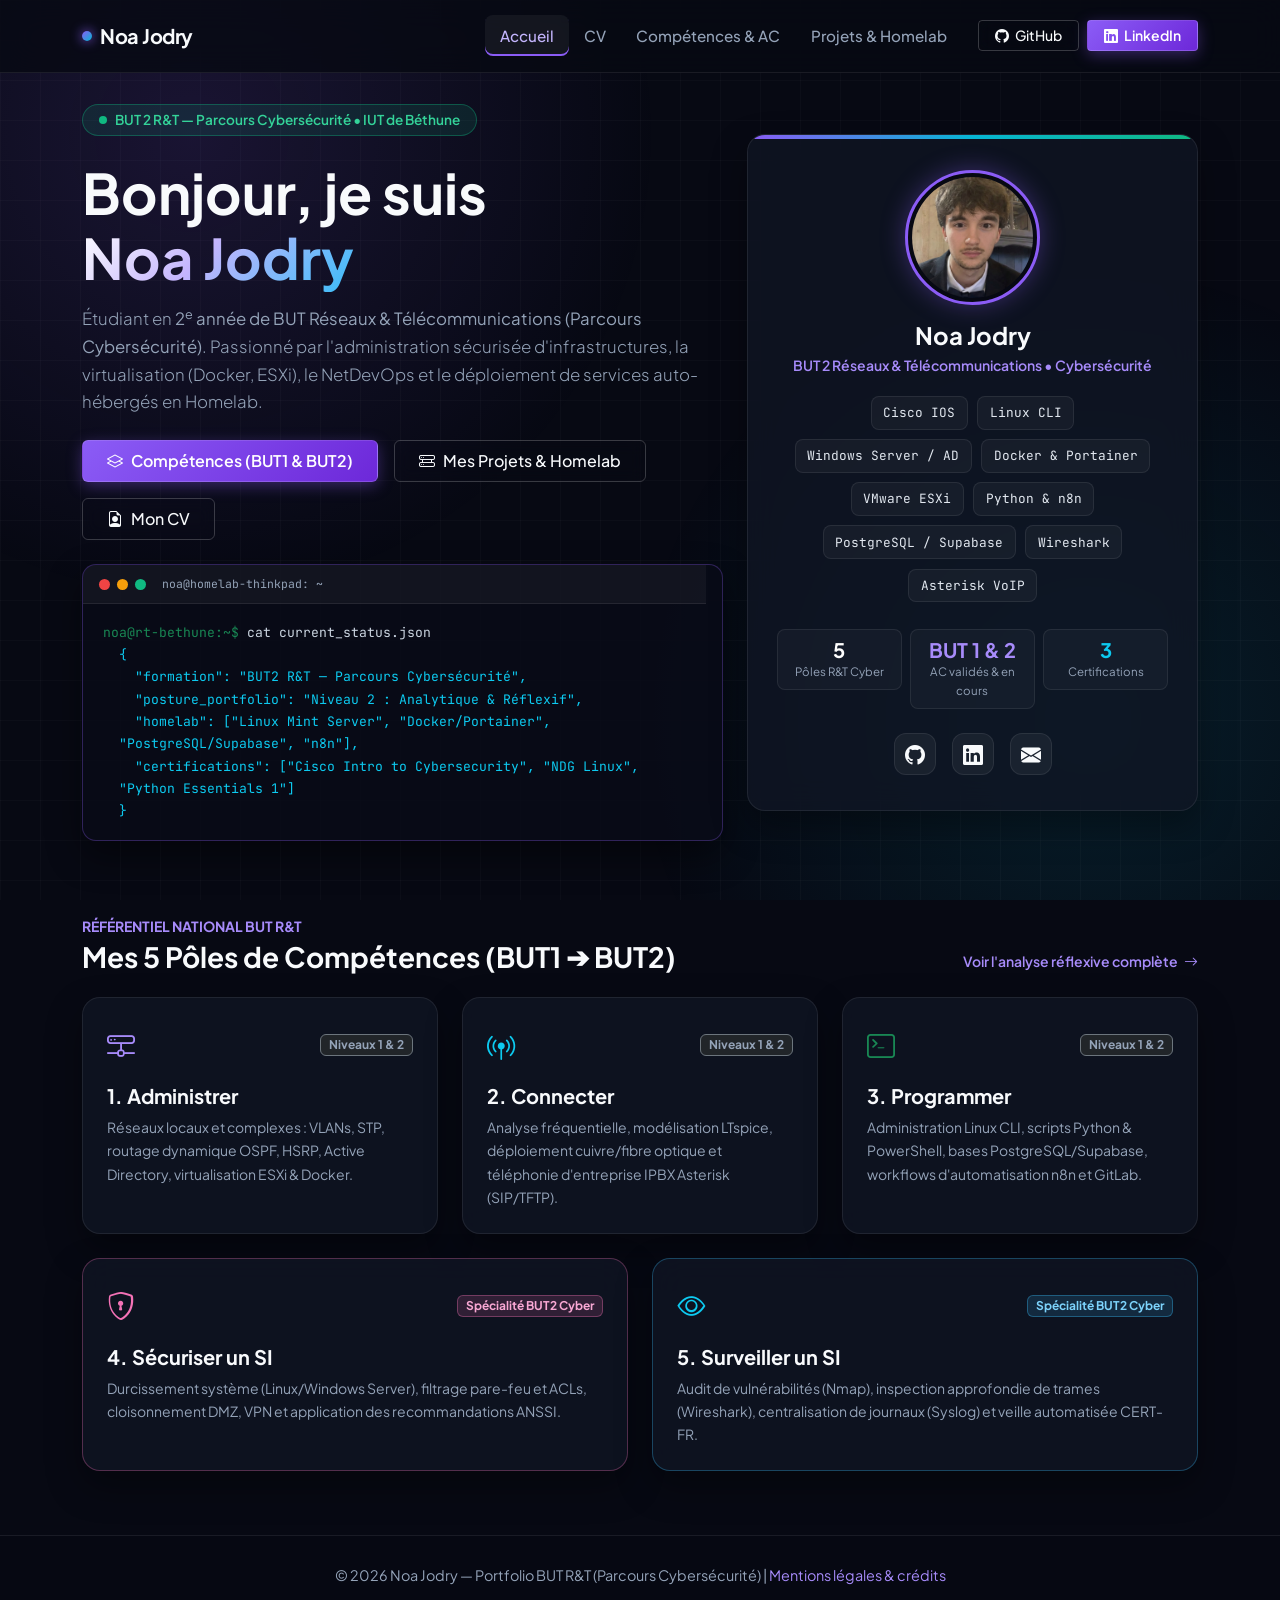
<file: index.html>
<!DOCTYPE html>
<html lang="fr">
<head>
  <meta charset="utf-8" />
  <meta name="viewport" content="width=device-width,initial-scale=1" />
  <title>Noa Jodry — Portfolio BUT R&T (Parcours Cybersécurité)</title>
  <link href="https://cdn.jsdelivr.net/npm/bootstrap@5.3.2/dist/css/bootstrap.min.css" rel="stylesheet">
  <link href="https://cdn.jsdelivr.net/npm/bootstrap-icons@1.11.3/font/bootstrap-icons.min.css" rel="stylesheet">
  <link rel="stylesheet" href="assets/css/style.css">
  <link rel="icon" type="image/png" href="assets/favicon.png">
</head>
<body>

  <nav id="mainNavbar" class="navbar navbar-expand-lg fixed-top navbar-dark">
    <div class="container">
      <a class="navbar-brand fw-bold" href="index.html">
        <span class="brand-dot"></span> Noa Jodry
      </a>
      <button class="navbar-toggler" type="button" data-bs-toggle="collapse" data-bs-target="#navCollapse">
        <span class="navbar-toggler-icon"></span>
      </button>
      <div class="collapse navbar-collapse" id="navCollapse">
        <ul class="navbar-nav ms-auto align-items-lg-center">
          <li class="nav-item"><a class="nav-link active" href="index.html">Accueil</a></li>
          <li class="nav-item"><a class="nav-link" href="cv.html">CV</a></li>
          <li class="nav-item"><a class="nav-link" href="competences.html">Compétences & AC</a></li>
          <li class="nav-item"><a class="nav-link" href="projets.html">Projets & Homelab</a></li>
          <li class="nav-item ms-lg-3 mt-2 mt-lg-0">
            <a class="btn btn-outline-light btn-sm px-3" href="https://github.com/Nowaaa7" target="_blank" rel="noopener">
              <i class="bi bi-github me-1"></i> GitHub
            </a>
          </li>
          <li class="nav-item ms-lg-2 mt-2 mt-lg-0">
            <a class="btn btn-primary btn-sm px-3" href="https://www.linkedin.com/in/noa-jodry-8a71953a7/" target="_blank" rel="noopener">
              <i class="bi bi-linkedin me-1"></i> LinkedIn
            </a>
          </li>
        </ul>
      </div>
    </div>
  </nav>

  <section class="hero d-flex align-items-center">
    <div class="container">
      <div class="row align-items-center gy-5">
        
        <!-- Colonne gauche -->
        <div class="col-lg-7 text-start reveal">
          <div class="d-inline-flex align-items-center gap-2 px-3 py-1 mb-4 rounded-pill" 
               style="background: rgba(16, 185, 129, 0.12); border: 1px solid rgba(16, 185, 129, 0.35); color: #34d399; font-size: 0.85rem; font-weight: 600;">
            <span class="status-pulse"></span>
            BUT 2 R&T — Parcours Cybersécurité • IUT de Béthune
          </div>
          
          <h1 class="display-4 fw-bold mb-3" style="line-height: 1.15;">
            Bonjour, je suis <br>
            <span class="name-gradient">Noa Jodry</span>
          </h1>
          
          <p class="lead text-muted mb-4 pe-lg-4" style="font-size: 1.05rem;">
            Étudiant en <strong>2<sup>e</sup> année de BUT Réseaux & Télécommunications (Parcours Cybersécurité)</strong>. Passionné par l'administration sécurisée d'infrastructures, la virtualisation (Docker, ESXi), le NetDevOps et le déploiement de services auto-hébergés en Homelab.
          </p>
          
          <div class="d-flex flex-wrap gap-3 mb-4">
            <a href="competences.html" class="btn btn-primary px-4 py-2">
              <i class="bi bi-layers me-2"></i>Compétences (BUT1 & BUT2)
            </a>
            <a href="projets.html" class="btn btn-outline-light px-4 py-2">
              <i class="bi bi-hdd-rack me-2"></i>Mes Projets & Homelab
            </a>
            <a href="cv.html" class="btn btn-outline-light px-4 py-2">
              <i class="bi bi-file-earmark-person me-2"></i>Mon CV
            </a>
          </div>

          <div class="terminal-window mt-4 pe-lg-3">
            <div class="terminal-header">
              <span class="term-dot term-red"></span>
              <span class="term-dot term-yellow"></span>
              <span class="term-dot term-green"></span>
              <span class="ms-2 text-muted small">noa@homelab-thinkpad: ~</span>
            </div>
            <div class="terminal-body">
              <div><span class="text-success">noa@rt-bethune:~$</span> cat current_status.json</div>
              <div class="text-info ps-3">
                {<br>
                &nbsp;&nbsp;"formation": "BUT2 R&T — Parcours Cybersécurité",<br>
                &nbsp;&nbsp;"posture_portfolio": "Niveau 2 : Analytique & Réflexif",<br>
                &nbsp;&nbsp;"homelab": ["Linux Mint Server", "Docker/Portainer", "PostgreSQL/Supabase", "n8n"],<br>
                &nbsp;&nbsp;"certifications": ["Cisco Intro to Cybersecurity", "NDG Linux", "Python Essentials 1"]<br>
                }
              </div>
            </div>
          </div>
        </div>

        <!-- Colonne droite -->
        <div class="col-lg-5 reveal delay-1">
          <div class="profile-card hover-lift">
            <img src="assets/img/profile.png" alt="Noa Jodry" class="profile-img mb-3">
            <h2 class="h4 fw-bold mb-1">Noa Jodry</h2>
            <p class="text-primary small fw-semibold mb-3">BUT 2 Réseaux & Télécommunications • Cybersécurité</p>
            
            <div class="d-flex flex-wrap justify-content-center gap-1 mb-4">
              <span class="skill-tag">Cisco IOS</span>
              <span class="skill-tag">Linux CLI</span>
              <span class="skill-tag">Windows Server / AD</span>
              <span class="skill-tag">Docker & Portainer</span>
              <span class="skill-tag">VMware ESXi</span>
              <span class="skill-tag">Python & n8n</span>
              <span class="skill-tag">PostgreSQL / Supabase</span>
              <span class="skill-tag">Wireshark</span>
              <span class="skill-tag">Asterisk VoIP</span>
            </div>

            <div class="row g-2 mb-4 text-center">
              <div class="col-4">
                <div class="p-2 rounded-3" style="background: rgba(255,255,255,0.03); border: 1px solid var(--border-glass);">
                  <div class="fw-bold text-white h5 mb-0">5</div>
                  <div class="text-muted" style="font-size: 0.72rem;">Pôles R&T Cyber</div>
                </div>
              </div>
              <div class="col-4">
                <div class="p-2 rounded-3" style="background: rgba(255,255,255,0.03); border: 1px solid var(--border-glass);">
                  <div class="fw-bold text-primary h5 mb-0">BUT 1 & 2</div>
                  <div class="text-muted" style="font-size: 0.72rem;">AC validés & en cours</div>
                </div>
              </div>
              <div class="col-4">
                <div class="p-2 rounded-3" style="background: rgba(255,255,255,0.03); border: 1px solid var(--border-glass);">
                  <div class="fw-bold text-info h5 mb-0">3</div>
                  <div class="text-muted" style="font-size: 0.72rem;">Certifications</div>
                </div>
              </div>
            </div>

            <div class="d-flex justify-content-center gap-3">
              <a class="social-btn" href="https://github.com/Nowaaa7" target="_blank" rel="noopener" title="GitHub">
                <i class="bi bi-github fs-5"></i>
              </a>
              <a class="social-btn" href="https://www.linkedin.com/in/noa-jodry-8a71953a7/" target="_blank" rel="noopener" title="LinkedIn">
                <i class="bi bi-linkedin fs-5"></i>
              </a>
              <a class="social-btn" href="mailto:noajodry7@gmail.com" title="Email">
                <i class="bi bi-envelope-fill fs-5"></i>
              </a>
            </div>
          </div>
        </div>

      </div>

      <!-- 5 Pôles R&T -->
      <div class="mt-5 pt-4 reveal delay-2">
        <div class="d-flex flex-wrap justify-content-between align-items-end mb-4">
          <div>
            <span class="text-primary small fw-bold text-uppercase">Référentiel National BUT R&T</span>
            <h2 class="h3 fw-bold mb-0">Mes 5 Pôles de Compétences (BUT1 ➔ BUT2)</h2>
          </div>
          <a href="competences.html" class="text-primary text-decoration-none small fw-semibold">
            Voir l'analyse réflexive complète <i class="bi bi-arrow-right ms-1"></i>
          </a>
        </div>

        <div class="row g-4">
          <div class="col-md-6 col-lg-4">
            <div class="glass-card p-4 h-100 hover-lift text-start">
              <div class="d-flex justify-content-between align-items-center mb-3">
                <div class="text-primary fs-3"><i class="bi bi-hdd-network"></i></div>
                <span class="badge bg-dark border border-secondary text-muted">Niveaux 1 & 2</span>
              </div>
              <h3 class="h5 fw-bold">1. Administrer</h3>
              <p class="text-muted small mb-0">Réseaux locaux et complexes : VLANs, STP, routage dynamique OSPF, HSRP, Active Directory, virtualisation ESXi & Docker.</p>
            </div>
          </div>
          <div class="col-md-6 col-lg-4">
            <div class="glass-card p-4 h-100 hover-lift text-start">
              <div class="d-flex justify-content-between align-items-center mb-3">
                <div class="text-info fs-3"><i class="bi bi-broadcast-pin"></i></div>
                <span class="badge bg-dark border border-secondary text-muted">Niveaux 1 & 2</span>
              </div>
              <h3 class="h5 fw-bold">2. Connecter</h3>
              <p class="text-muted small mb-0">Analyse fréquentielle, modélisation LTspice, déploiement cuivre/fibre optique et téléphonie d'entreprise IPBX Asterisk (SIP/TFTP).</p>
            </div>
          </div>
          <div class="col-md-6 col-lg-4">
            <div class="glass-card p-4 h-100 hover-lift text-start">
              <div class="d-flex justify-content-between align-items-center mb-3">
                <div class="text-success fs-3"><i class="bi bi-terminal"></i></div>
                <span class="badge bg-dark border border-secondary text-muted">Niveaux 1 & 2</span>
              </div>
              <h3 class="h5 fw-bold">3. Programmer</h3>
              <p class="text-muted small mb-0">Administration Linux CLI, scripts Python & PowerShell, bases PostgreSQL/Supabase, workflows d'automatisation n8n et GitLab.</p>
            </div>
          </div>
          <div class="col-md-6 col-lg-6">
            <div class="glass-card p-4 h-100 hover-lift text-start" style="border-color: rgba(244, 114, 182, 0.3);">
              <div class="d-flex justify-content-between align-items-center mb-3">
                <div class="fs-3" style="color: #f472b6;"><i class="bi bi-shield-lock"></i></div>
                <span class="badge" style="background: rgba(244, 114, 182, 0.15); color: #f9a8d4; border: 1px solid rgba(244, 114, 182, 0.35);">Spécialité BUT2 Cyber</span>
              </div>
              <h3 class="h5 fw-bold">4. Sécuriser un SI</h3>
              <p class="text-muted small mb-0">Durcissement système (Linux/Windows Server), filtrage pare-feu et ACLs, cloisonnement DMZ, VPN et application des recommandations ANSSI.</p>
            </div>
          </div>
          <div class="col-md-12 col-lg-6">
            <div class="glass-card p-4 h-100 hover-lift text-start" style="border-color: rgba(56, 189, 248, 0.3);">
              <div class="d-flex justify-content-between align-items-center mb-3">
                <div class="text-info fs-3"><i class="bi bi-eye"></i></div>
                <span class="badge" style="background: rgba(56, 189, 248, 0.15); color: #7dd3fc; border: 1px solid rgba(56, 189, 248, 0.35);">Spécialité BUT2 Cyber</span>
              </div>
              <h3 class="h5 fw-bold">5. Surveiller un SI</h3>
              <p class="text-muted small mb-0">Audit de vulnérabilités (Nmap), inspection approfondie de trames (Wireshark), centralisation de journaux (Syslog) et veille automatisée CERT-FR.</p>
            </div>
          </div>
        </div>
      </div>

    </div>
  </section>

  <footer class="site-footer text-center">
    <div class="container">
      <p class="mb-0 text-muted">© <span id="year"></span> Noa Jodry — Portfolio BUT R&T (Parcours Cybersécurité) | <a href="mentions_legales.html">Mentions légales & crédits</a></p>
    </div>
  </footer>

  <button id="backToTop" title="Remonter en haut"><i class="bi bi-arrow-up"></i></button>

  <script src="https://cdn.jsdelivr.net/npm/bootstrap@5.3.2/dist/js/bootstrap.bundle.min.js"></script>
  <script src="assets/js/main.js"></script>
</body>
</html>
</file>
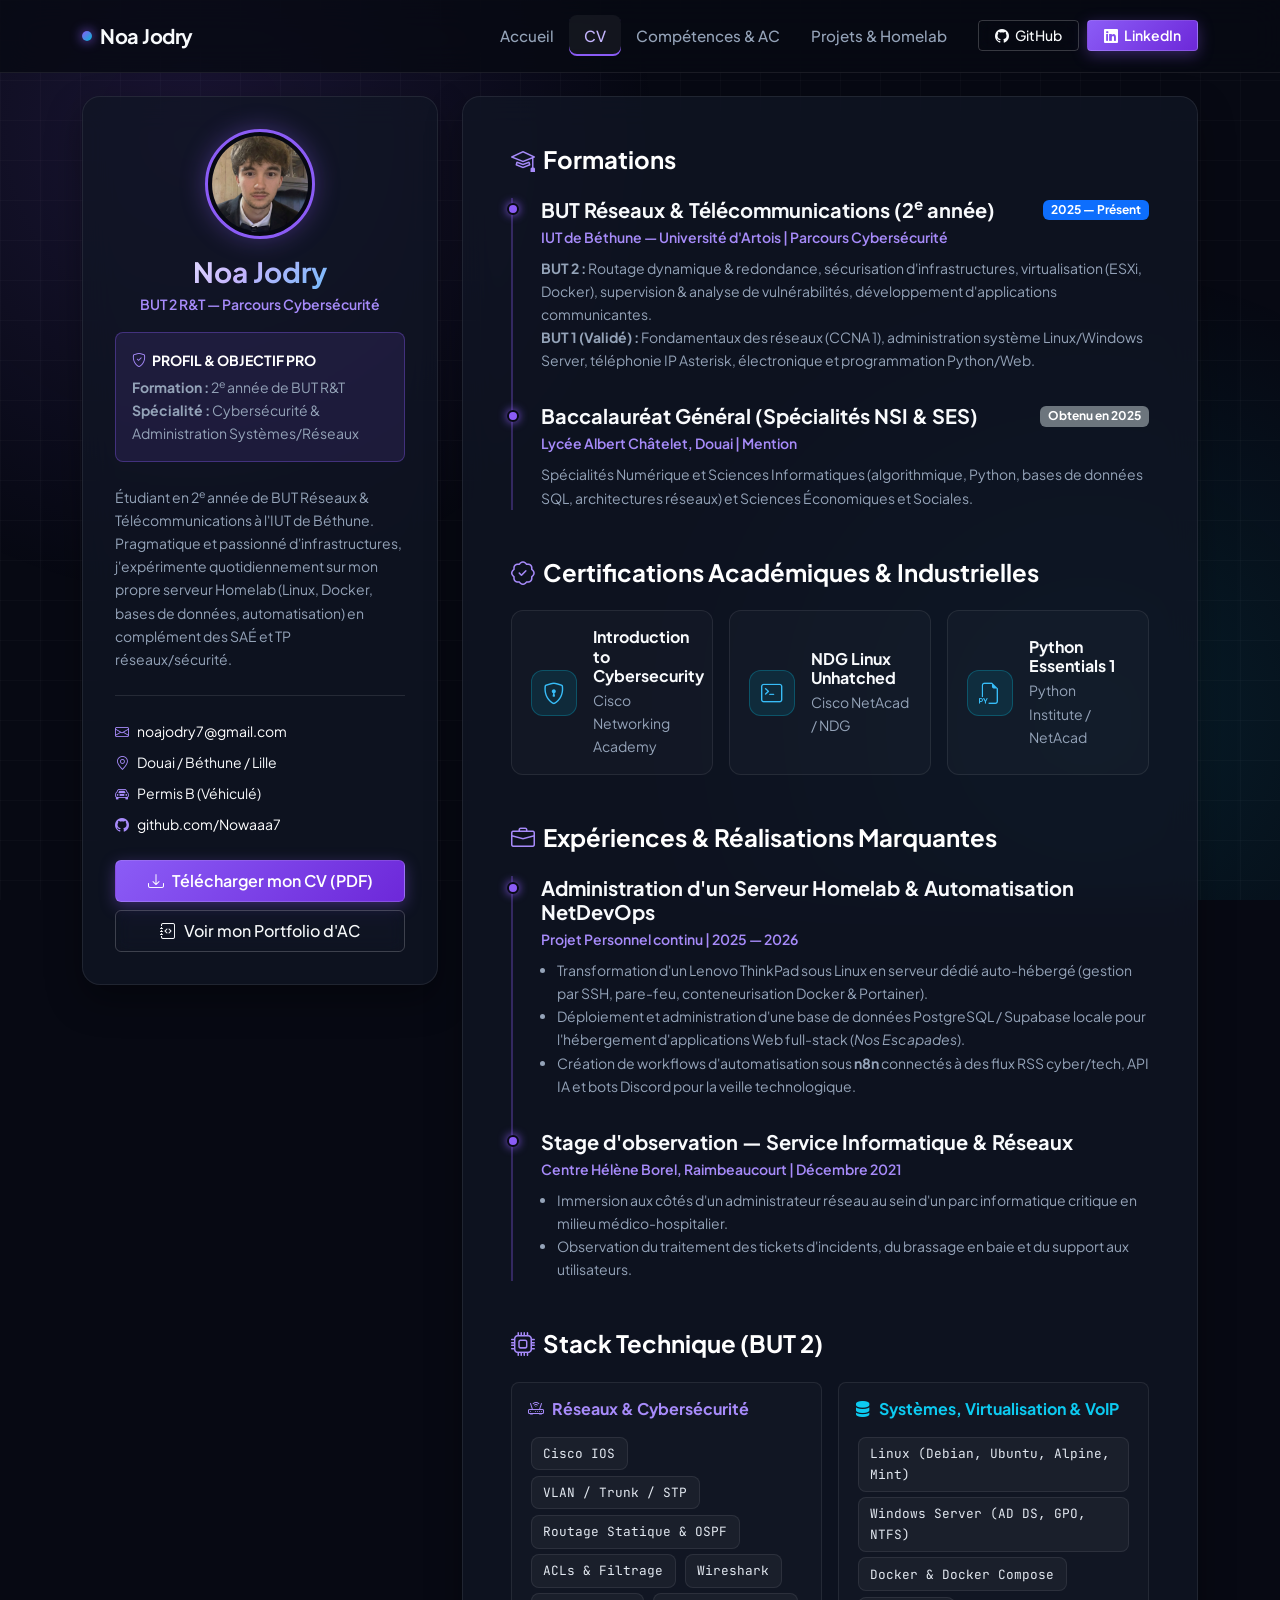
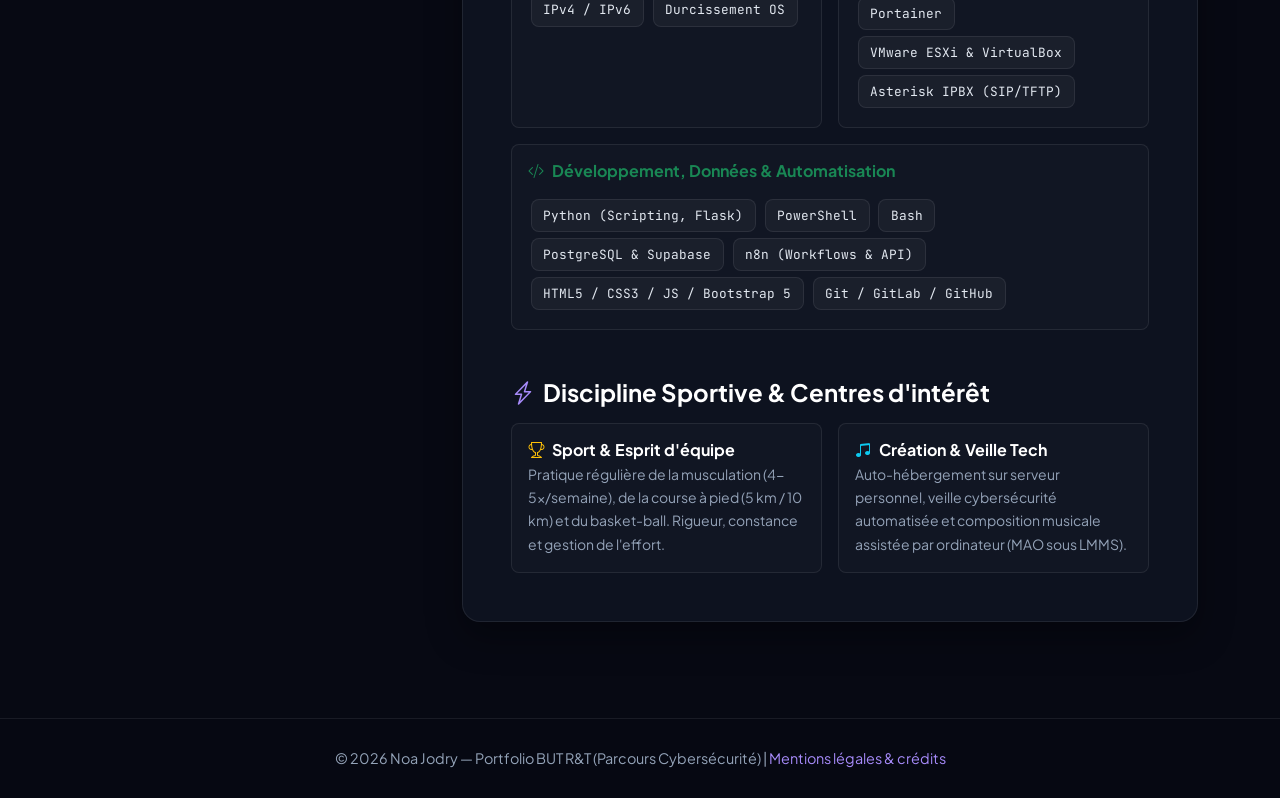
<file: cv.html>
<!DOCTYPE html>
<html lang="fr">
<head>
  <meta charset="utf-8">
  <meta name="viewport" content="width=device-width,initial-scale=1">
  <title>Noa Jodry — Mon CV (BUT 2 R&T Cybersécurité)</title>
  <link href="https://cdn.jsdelivr.net/npm/bootstrap@5.3.2/dist/css/bootstrap.min.css" rel="stylesheet">
  <link href="https://cdn.jsdelivr.net/npm/bootstrap-icons@1.11.3/font/bootstrap-icons.min.css" rel="stylesheet">
  <link rel="stylesheet" href="assets/css/style.css">
  <link rel="icon" type="image/png" href="assets/favicon.png">
</head>
<body>

  <nav id="mainNavbar" class="navbar navbar-expand-lg fixed-top navbar-dark">
    <div class="container">
      <a class="navbar-brand fw-bold" href="index.html">
        <span class="brand-dot"></span> Noa Jodry
      </a>
      <button class="navbar-toggler" type="button" data-bs-toggle="collapse" data-bs-target="#navCollapse">
        <span class="navbar-toggler-icon"></span>
      </button>
      <div class="collapse navbar-collapse" id="navCollapse">
        <ul class="navbar-nav ms-auto align-items-lg-center">
          <li class="nav-item"><a class="nav-link" href="index.html">Accueil</a></li>
          <li class="nav-item"><a class="nav-link active" href="cv.html">CV</a></li>
          <li class="nav-item"><a class="nav-link" href="competences.html">Compétences & AC</a></li>
          <li class="nav-item"><a class="nav-link" href="projets.html">Projets & Homelab</a></li>
          <li class="nav-item ms-lg-3 mt-2 mt-lg-0">
            <a class="btn btn-outline-light btn-sm px-3" href="https://github.com/Nowaaa7" target="_blank" rel="noopener">
              <i class="bi bi-github me-1"></i> GitHub
            </a>
          </li>
          <li class="nav-item ms-lg-2 mt-2 mt-lg-0">
            <a class="btn btn-primary btn-sm px-3" href="https://www.linkedin.com/in/noa-jodry-8a71953a7/" target="_blank" rel="noopener">
              <i class="bi bi-linkedin me-1"></i> LinkedIn
            </a>
          </li>
        </ul>
      </div>
    </div>
  </nav>

  <main class="container py-5 mt-5">
    <div class="row g-4">
      <!-- Colonne Latérale -->
      <div class="col-lg-4 reveal">
        <div class="sticky-card">
          <div class="text-center mb-3">
            <img src="assets/img/profile.png" alt="Noa Jodry" class="profile-img mb-3" style="width: 110px; height: 110px;">
            <h1 class="h3 fw-bold name-gradient mb-1">Noa Jodry</h1>
            <p class="text-primary small fw-semibold mb-0">BUT 2 R&T — Parcours Cybersécurité</p>
          </div>

          <div class="p-3 rounded-3 mb-4" style="background: rgba(139, 92, 246, 0.12); border: 1px solid rgba(139, 92, 246, 0.35);">
            <p class="mb-1 fw-bold text-white small"><i class="bi bi-shield-check text-primary me-1"></i> PROFIL & OBJECTIF PRO</p>
            <p class="mb-0 small text-muted">
              <strong>Formation :</strong> 2<sup>e</sup> année de BUT R&T<br>
              <strong>Spécialité :</strong> Cybersécurité & Administration Systèmes/Réseaux
            </p>
          </div>

          <p class="text-muted small">
            Étudiant en 2<sup>e</sup> année de BUT Réseaux & Télécommunications à l'IUT de Béthune. Pragmatique et passionné d'infrastructures, j'expérimente quotidiennement sur mon propre serveur Homelab (Linux, Docker, bases de données, automatisation) en complément des SAÉ et TP réseaux/sécurité.
          </p>

          <hr class="border-secondary my-4">

          <ul class="list-unstyled small mb-4">
            <li class="mb-2 d-flex align-items-center gap-2">
              <i class="bi bi-envelope text-primary"></i>
              <a href="mailto:noajodry7@gmail.com" class="text-white text-decoration-none">noajodry7@gmail.com</a>
            </li>
            <li class="mb-2 d-flex align-items-center gap-2">
              <i class="bi bi-geo-alt text-primary"></i>
              <span>Douai / Béthune / Lille</span>
            </li>
            <li class="mb-2 d-flex align-items-center gap-2">
              <i class="bi bi-car-front text-primary"></i>
              <span>Permis B (Véhiculé)</span>
            </li>
            <li class="mb-2 d-flex align-items-center gap-2">
              <i class="bi bi-github text-primary"></i>
              <a href="https://github.com/Nowaaa7" target="_blank" rel="noopener" class="text-white text-decoration-none">github.com/Nowaaa7</a>
            </li>
          </ul>

          <div class="d-grid gap-2">
            <a href="assets/CV_Noa_Jodry_2026.pdf" class="btn btn-primary py-2" download="CV_Noa_Jodry_2026.pdf">
              <i class="bi bi-download me-2"></i>Télécharger mon CV (PDF)
            </a>
            <a href="competences.html" class="btn btn-outline-light py-2">
              <i class="bi bi-journal-code me-2"></i>Voir mon Portfolio d'AC
            </a>
          </div>
        </div>
      </div>

      <!-- Contenu Principal du CV -->
      <div class="col-lg-8 reveal delay-1">
        <div class="card p-4 p-md-5">
          
          <!-- Formations -->
          <h2 class="h4 fw-bold text-white d-flex align-items-center gap-2 mb-4">
            <i class="bi bi-mortarboard text-primary"></i> Formations
          </h2>
          <div class="timeline mb-5">
            <div class="timeline-item">
              <div class="d-flex flex-wrap justify-content-between align-items-center mb-1">
                <h3 class="h5 fw-bold mb-0">BUT Réseaux & Télécommunications (2<sup>e</sup> année)</h3>
                <span class="badge bg-primary">2025 — Présent</span>
              </div>
              <p class="text-primary small fw-semibold mb-2">IUT de Béthune — Université d'Artois | Parcours Cybersécurité</p>
              <p class="text-muted small mb-0">
                <strong>BUT 2 :</strong> Routage dynamique & redondance, sécurisation d'infrastructures, virtualisation (ESXi, Docker), supervision & analyse de vulnérabilités, développement d'applications communicantes.<br>
                <strong>BUT 1 (Validé) :</strong> Fondamentaux des réseaux (CCNA 1), administration système Linux/Windows Server, téléphonie IP Asterisk, électronique et programmation Python/Web.
              </p>
            </div>
            <div class="timeline-item">
              <div class="d-flex flex-wrap justify-content-between align-items-center mb-1">
                <h3 class="h5 fw-bold mb-0">Baccalauréat Général (Spécialités NSI & SES)</h3>
                <span class="badge bg-secondary">Obtenu en 2025</span>
              </div>
              <p class="text-primary small fw-semibold mb-2">Lycée Albert Châtelet, Douai | Mention</p>
              <p class="text-muted small mb-0">Spécialités Numérique et Sciences Informatiques (algorithmique, Python, bases de données SQL, architectures réseaux) et Sciences Économiques et Sociales.</p>
            </div>
          </div>

          <!-- Certifications -->
          <h2 class="h4 fw-bold text-white d-flex align-items-center gap-2 mb-4">
            <i class="bi bi-patch-check text-primary"></i> Certifications Académiques & Industrielles
          </h2>
          <div class="row g-3 mb-5">
            <div class="col-md-4">
              <div class="cert-card h-100">
                <div class="cert-icon"><i class="bi bi-shield-lock"></i></div>
                <div>
                  <h4 class="h6 fw-bold mb-1">Introduction to Cybersecurity</h4>
                  <p class="text-muted small mb-0">Cisco Networking Academy</p>
                </div>
              </div>
            </div>
            <div class="col-md-4">
              <div class="cert-card h-100">
                <div class="cert-icon"><i class="bi bi-terminal"></i></div>
                <div>
                  <h4 class="h6 fw-bold mb-1">NDG Linux Unhatched</h4>
                  <p class="text-muted small mb-0">Cisco NetAcad / NDG</p>
                </div>
              </div>
            </div>
            <div class="col-md-4">
              <div class="cert-card h-100">
                <div class="cert-icon"><i class="bi bi-filetype-py"></i></div>
                <div>
                  <h4 class="h6 fw-bold mb-1">Python Essentials 1</h4>
                  <p class="text-muted small mb-0">Python Institute / NetAcad</p>
                </div>
              </div>
            </div>
          </div>

          <!-- Expériences & Projets Techniques -->
          <h2 class="h4 fw-bold text-white d-flex align-items-center gap-2 mb-4">
            <i class="bi bi-briefcase text-primary"></i> Expériences & Réalisations Marquantes
          </h2>
          <div class="timeline mb-5">
            <div class="timeline-item">
              <h3 class="h5 fw-bold mb-1">Administration d'un Serveur Homelab & Automatisation NetDevOps</h3>
              <p class="text-primary small fw-semibold mb-2">Projet Personnel continu | 2025 — 2026</p>
              <ul class="text-muted small mb-0 ps-3">
                <li>Transformation d'un Lenovo ThinkPad sous Linux en serveur dédié auto-hébergé (gestion par SSH, pare-feu, conteneurisation Docker & Portainer).</li>
                <li>Déploiement et administration d'une base de données PostgreSQL / Supabase locale pour l'hébergement d'applications Web full-stack (<em>Nos Escapades</em>).</li>
                <li>Création de workflows d'automatisation sous <strong>n8n</strong> connectés à des flux RSS cyber/tech, API IA et bots Discord pour la veille technologique.</li>
              </ul>
            </div>
            <div class="timeline-item">
              <h3 class="h5 fw-bold mb-1">Stage d'observation — Service Informatique & Réseaux</h3>
              <p class="text-primary small fw-semibold mb-2">Centre Hélène Borel, Raimbeaucourt | Décembre 2021</p>
              <ul class="text-muted small mb-0 ps-3">
                <li>Immersion aux côtés d'un administrateur réseau au sein d'un parc informatique critique en milieu médico-hospitalier.</li>
                <li>Observation du traitement des tickets d'incidents, du brassage en baie et du support aux utilisateurs.</li>
              </ul>
            </div>
          </div>

          <!-- Compétences Techniques -->
          <h2 class="h4 fw-bold text-white d-flex align-items-center gap-2 mb-4">
            <i class="bi bi-cpu text-primary"></i> Stack Technique (BUT 2)
          </h2>
          <div class="row g-3">
            <div class="col-md-6">
              <div class="p-3 rounded-3 h-100" style="background: rgba(255,255,255,0.02); border: 1px solid var(--border-glass);">
                <h4 class="h6 fw-bold text-primary mb-3"><i class="bi bi-router me-2"></i>Réseaux & Cybersécurité</h4>
                <div>
                  <span class="skill-tag">Cisco IOS</span>
                  <span class="skill-tag">VLAN / Trunk / STP</span>
                  <span class="skill-tag">Routage Statique & OSPF</span>
                  <span class="skill-tag">ACLs & Filtrage</span>
                  <span class="skill-tag">Wireshark</span>
                  <span class="skill-tag">IPv4 / IPv6</span>
                  <span class="skill-tag">Durcissement OS</span>
                </div>
              </div>
            </div>
            <div class="col-md-6">
              <div class="p-3 rounded-3 h-100" style="background: rgba(255,255,255,0.02); border: 1px solid var(--border-glass);">
                <h4 class="h6 fw-bold text-info mb-3"><i class="bi bi-server me-2"></i>Systèmes, Virtualisation & VoIP</h4>
                <div>
                  <span class="skill-tag">Linux (Debian, Ubuntu, Alpine, Mint)</span>
                  <span class="skill-tag">Windows Server (AD DS, GPO, NTFS)</span>
                  <span class="skill-tag">Docker & Docker Compose</span>
                  <span class="skill-tag">Portainer</span>
                  <span class="skill-tag">VMware ESXi & VirtualBox</span>
                  <span class="skill-tag">Asterisk IPBX (SIP/TFTP)</span>
                </div>
              </div>
            </div>
            <div class="col-12">
              <div class="p-3 rounded-3" style="background: rgba(255,255,255,0.02); border: 1px solid var(--border-glass);">
                <h4 class="h6 fw-bold text-success mb-3"><i class="bi bi-code-slash me-2"></i>Développement, Données & Automatisation</h4>
                <div>
                  <span class="skill-tag">Python (Scripting, Flask)</span>
                  <span class="skill-tag">PowerShell</span>
                  <span class="skill-tag">Bash</span>
                  <span class="skill-tag">PostgreSQL & Supabase</span>
                  <span class="skill-tag">n8n (Workflows & API)</span>
                  <span class="skill-tag">HTML5 / CSS3 / JS / Bootstrap 5</span>
                  <span class="skill-tag">Git / GitLab / GitHub</span>
                </div>
              </div>
            </div>
          </div>

          <!-- Disciplines & Centres d'intérêt -->
          <h2 class="h4 fw-bold text-white d-flex align-items-center gap-2 mb-3 mt-5">
            <i class="bi bi-lightning-charge text-primary"></i> Discipline Sportive & Centres d'intérêt
          </h2>
          <div class="row g-3">
            <div class="col-md-6">
              <div class="p-3 rounded-3 h-100" style="background: rgba(255,255,255,0.02); border: 1px solid var(--border-glass);">
                <h4 class="h6 fw-bold text-white mb-1"><i class="bi bi-trophy text-warning me-2"></i>Sport & Esprit d'équipe</h4>
                <p class="text-muted small mb-0">Pratique régulière de la musculation (4-5x/semaine), de la course à pied (5 km / 10 km) et du basket-ball. Rigueur, constance et gestion de l'effort.</p>
              </div>
            </div>
            <div class="col-md-6">
              <div class="p-3 rounded-3 h-100" style="background: rgba(255,255,255,0.02); border: 1px solid var(--border-glass);">
                <h4 class="h6 fw-bold text-white mb-1"><i class="bi bi-music-note-beamed text-info me-2"></i>Création & Veille Tech</h4>
                <p class="text-muted small mb-0">Auto-hébergement sur serveur personnel, veille cybersécurité automatisée et composition musicale assistée par ordinateur (MAO sous LMMS).</p>
              </div>
            </div>
          </div>

        </div>
      </div>
    </div>
  </main>

  <footer class="site-footer text-center mt-5">
    <div class="container">
      <p class="mb-0 text-muted">© <span id="year"></span> Noa Jodry — Portfolio BUT R&T (Parcours Cybersécurité) | <a href="mentions_legales.html">Mentions légales & crédits</a></p>
    </div>
  </footer>

  <button id="backToTop" title="Remonter en haut"><i class="bi bi-arrow-up"></i></button>

  <script src="https://cdn.jsdelivr.net/npm/bootstrap@5.3.2/dist/js/bootstrap.bundle.min.js"></script>
  <script src="assets/js/main.js"></script>
</body>
</html>
</file>
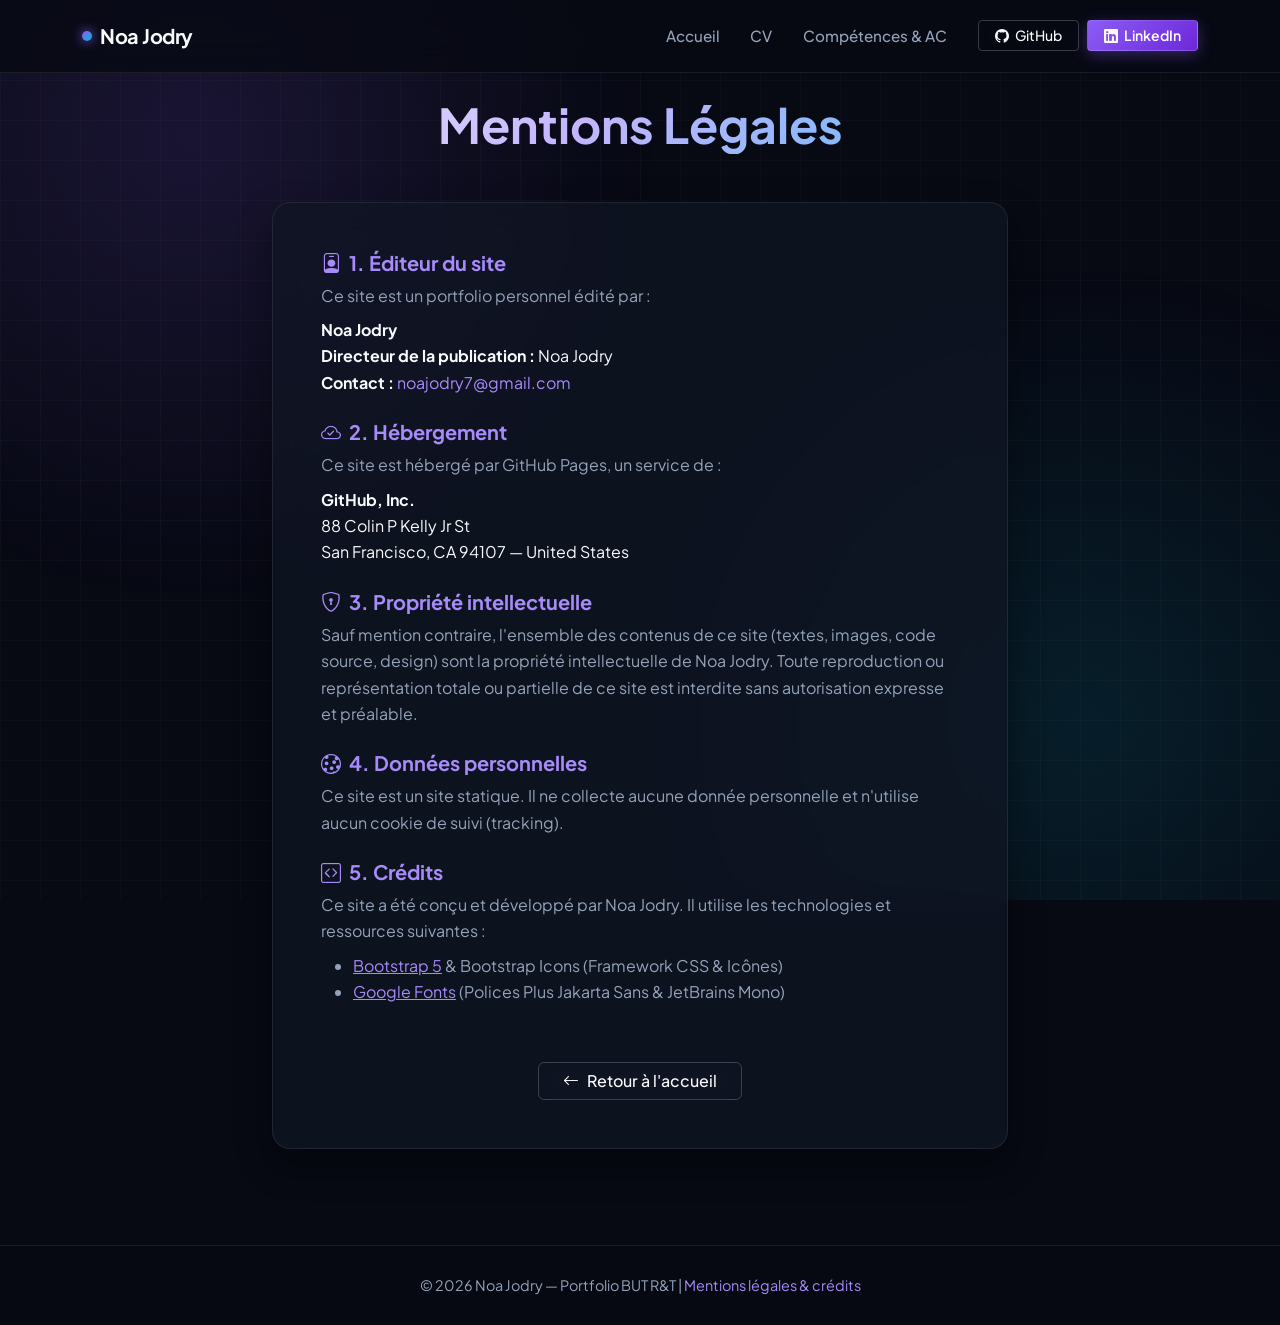
<file: mentions_legales.html>
<!DOCTYPE html>
<html lang="fr">
<head>
  <meta charset="utf-8" />
  <meta name="viewport" content="width=device-width,initial-scale=1" />
  <title>Noa Jodry — Mentions Légales</title>
  <link href="https://cdn.jsdelivr.net/npm/bootstrap@5.3.2/dist/css/bootstrap.min.css" rel="stylesheet">
  <link href="https://cdn.jsdelivr.net/npm/bootstrap-icons@1.11.3/font/bootstrap-icons.min.css" rel="stylesheet">
  <link rel="stylesheet" href="assets/css/style.css">
  <link rel="icon" type="image/png" href="assets/favicon.png">
</head>
<body>

  <nav id="mainNavbar" class="navbar navbar-expand-lg fixed-top navbar-dark">
    <div class="container">
      <a class="navbar-brand fw-bold" href="index.html">
        <span class="brand-dot"></span> Noa Jodry
      </a>
      <button class="navbar-toggler" type="button" data-bs-toggle="collapse" data-bs-target="#navCollapse">
        <span class="navbar-toggler-icon"></span>
      </button>
      <div class="collapse navbar-collapse" id="navCollapse">
        <ul class="navbar-nav ms-auto align-items-lg-center">
          <li class="nav-item"><a class="nav-link" href="index.html">Accueil</a></li>
          <li class="nav-item"><a class="nav-link" href="cv.html">CV</a></li>
          <li class="nav-item"><a class="nav-link" href="competences.html">Compétences & AC</a></li>
          <li class="nav-item ms-lg-3 mt-2 mt-lg-0">
            <a class="btn btn-outline-light btn-sm px-3" href="https://github.com/Nowaaa7" target="_blank" rel="noopener">
              <i class="bi bi-github me-1"></i> GitHub
            </a>
          </li>
          <li class="nav-item ms-lg-2 mt-2 mt-lg-0">
            <a class="btn btn-primary btn-sm px-3" href="https://www.linkedin.com/in/noa-jodry-8a71953a7/" target="_blank" rel="noopener">
              <i class="bi bi-linkedin me-1"></i> LinkedIn
            </a>
          </li>
        </ul>
      </div>
    </div>
  </nav>

  <main class="container py-5 mt-5">
    <header class="text-center mb-5 reveal">
      <h1 class="display-5 fw-bold name-gradient">Mentions Légales</h1>
    </header>

    <div class="row justify-content-center">
      <div class="col-lg-8 reveal delay-1">
        <div class="card p-4 p-md-5">
            
          <section class="mb-4">
            <h2 class="h5 text-primary fw-bold"><i class="bi bi-person-badge me-2"></i>1. Éditeur du site</h2>
            <p class="text-muted mb-2">Ce site est un portfolio personnel édité par :</p>
            <p class="mb-0">
              <strong>Noa Jodry</strong><br>
              <strong>Directeur de la publication :</strong> Noa Jodry<br>
              <strong>Contact :</strong> <a href="mailto:noajodry7@gmail.com" class="text-primary text-decoration-none">noajodry7@gmail.com</a>
            </p>
          </section>

          <section class="mb-4">
            <h2 class="h5 text-primary fw-bold"><i class="bi bi-cloud-check me-2"></i>2. Hébergement</h2>
            <p class="text-muted mb-2">Ce site est hébergé par GitHub Pages, un service de :</p>
            <p class="mb-0">
              <strong>GitHub, Inc.</strong><br>
              88 Colin P Kelly Jr St<br>
              San Francisco, CA 94107 — United States
            </p>
          </section>

          <section class="mb-4">
            <h2 class="h5 text-primary fw-bold"><i class="bi bi-shield-lock me-2"></i>3. Propriété intellectuelle</h2>
            <p class="text-muted mb-0">Sauf mention contraire, l'ensemble des contenus de ce site (textes, images, code source, design) sont la propriété intellectuelle de Noa Jodry. Toute reproduction ou représentation totale ou partielle de ce site est interdite sans autorisation expresse et préalable.</p>
          </section>

          <section class="mb-4">
            <h2 class="h5 text-primary fw-bold"><i class="bi bi-cookie me-2"></i>4. Données personnelles</h2>
            <p class="text-muted mb-0">Ce site est un site statique. Il ne collecte aucune donnée personnelle et n'utilise aucun cookie de suivi (tracking).</p>
          </section>
          
          <section class="mb-4">
            <h2 class="h5 text-primary fw-bold"><i class="bi bi-code-square me-2"></i>5. Crédits</h2>
            <p class="text-muted mb-2">Ce site a été conçu et développé par Noa Jodry. Il utilise les technologies et ressources suivantes :</p>
            <ul class="text-muted mb-0">
              <li><a href="https://getbootstrap.com/" target="_blank" rel="noopener" class="text-primary">Bootstrap 5</a> & Bootstrap Icons (Framework CSS & Icônes)</li>
              <li><a href="https://fonts.google.com/" target="_blank" rel="noopener" class="text-primary">Google Fonts</a> (Polices Plus Jakarta Sans & JetBrains Mono)</li>
            </ul>
          </section>

          <div class="text-center mt-4 pt-2">
            <a href="index.html" class="btn btn-outline-light px-4">
              <i class="bi bi-arrow-left me-2"></i>Retour à l'accueil
            </a>
          </div>

        </div>
      </div>
    </div>
  </main>

  <footer class="site-footer text-center mt-5">
    <div class="container">
      <p class="mb-0 text-muted">© <span id="year"></span> Noa Jodry — Portfolio BUT R&T | <a href="mentions_legales.html">Mentions légales & crédits</a></p>
    </div>
  </footer>

  <button id="backToTop" title="Remonter en haut"><i class="bi bi-arrow-up"></i></button>

  <script src="https://cdn.jsdelivr.net/npm/bootstrap@5.3.2/dist/js/bootstrap.bundle.min.js"></script>
  <script src="assets/js/main.js"></script>
</body>
</html>
</file>
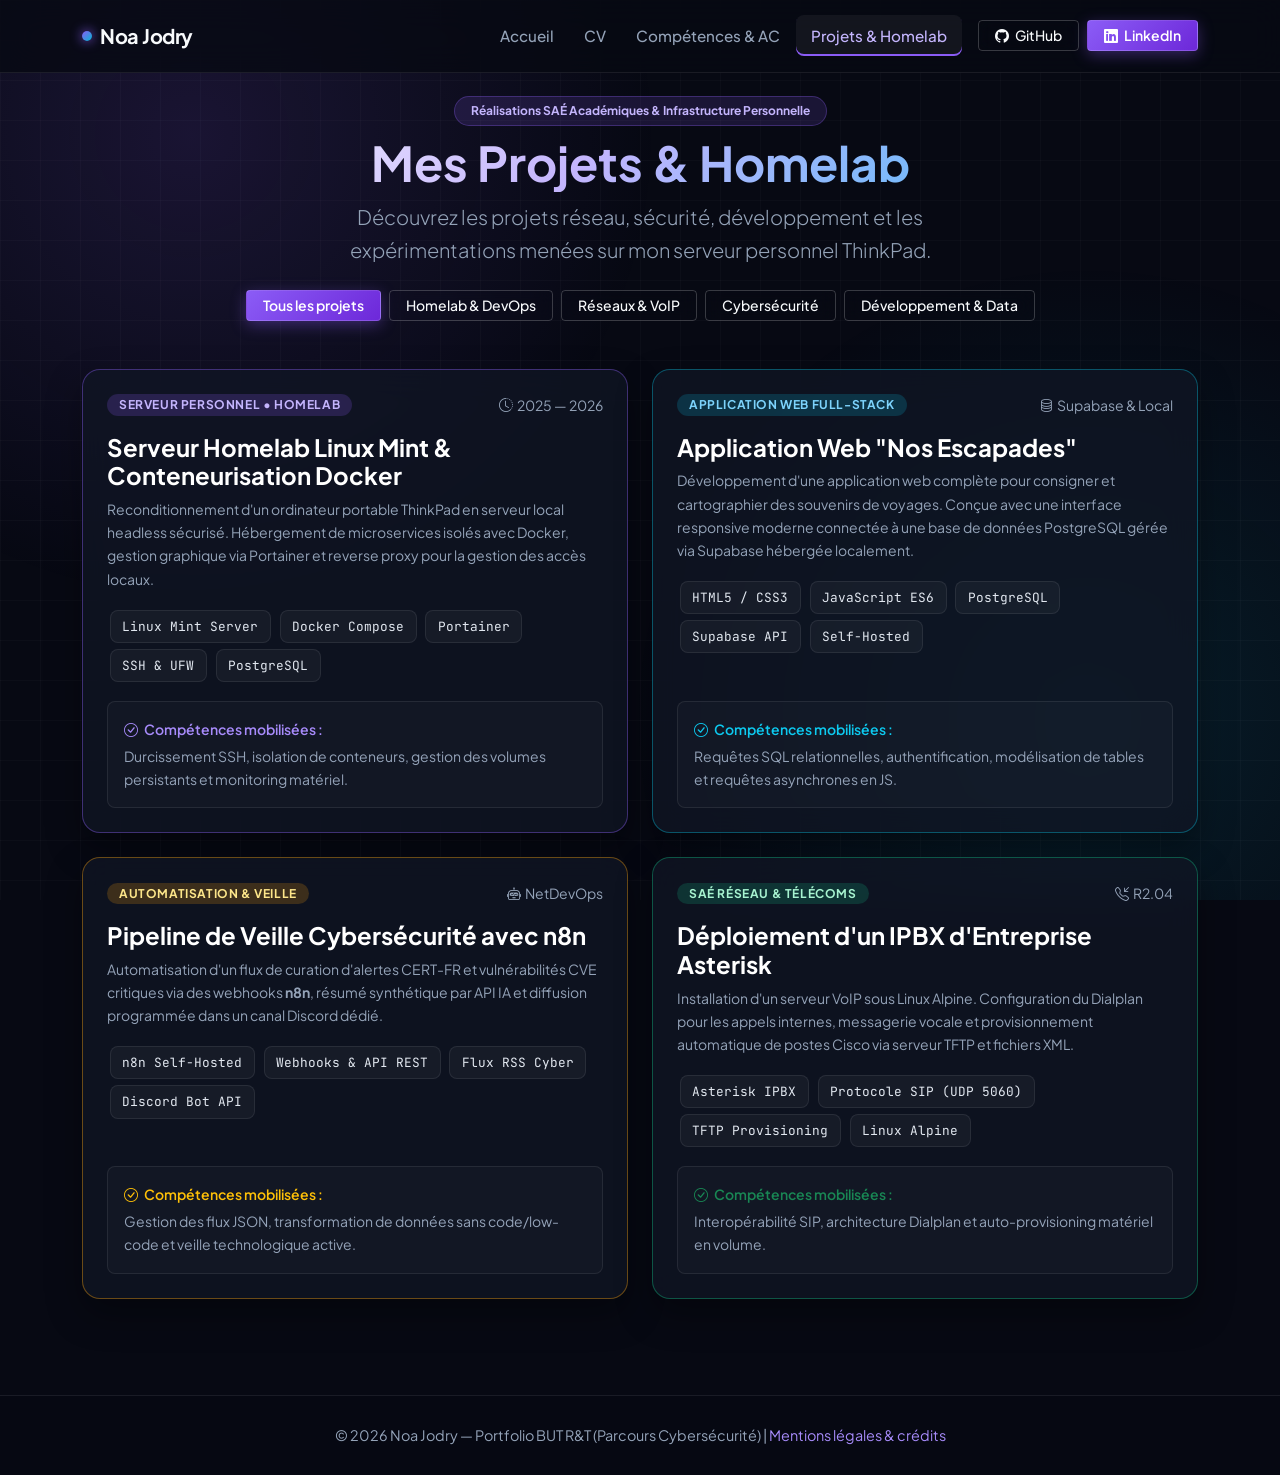
<file: projets.html>
<!DOCTYPE html>
<html lang="fr">
<head>
  <meta charset="utf-8" />
  <meta name="viewport" content="width=device-width,initial-scale=1" />
  <title>Noa Jodry — Mes Projets & Homelab</title>
  <link href="https://cdn.jsdelivr.net/npm/bootstrap@5.3.2/dist/css/bootstrap.min.css" rel="stylesheet">
  <link href="https://cdn.jsdelivr.net/npm/bootstrap-icons@1.11.3/font/bootstrap-icons.min.css" rel="stylesheet">
  <link rel="stylesheet" href="assets/css/style.css">
  <link rel="icon" type="image/png" href="assets/favicon.png">
</head>
<body>

  <nav id="mainNavbar" class="navbar navbar-expand-lg fixed-top navbar-dark">
    <div class="container">
      <a class="navbar-brand fw-bold" href="index.html">
        <span class="brand-dot"></span> Noa Jodry
      </a>
      <button class="navbar-toggler" type="button" data-bs-toggle="collapse" data-bs-target="#navCollapse">
        <span class="navbar-toggler-icon"></span>
      </button>
      <div class="collapse navbar-collapse" id="navCollapse">
        <ul class="navbar-nav ms-auto align-items-lg-center">
          <li class="nav-item"><a class="nav-link" href="index.html">Accueil</a></li>
          <li class="nav-item"><a class="nav-link" href="cv.html">CV</a></li>
          <li class="nav-item"><a class="nav-link" href="competences.html">Compétences & AC</a></li>
          <li class="nav-item"><a class="nav-link active" href="projets.html">Projets & Homelab</a></li>
          <li class="nav-item ms-lg-3 mt-2 mt-lg-0">
            <a class="btn btn-outline-light btn-sm px-3" href="https://github.com/Nowaaa7" target="_blank" rel="noopener">
              <i class="bi bi-github me-1"></i> GitHub
            </a>
          </li>
          <li class="nav-item ms-lg-2 mt-2 mt-lg-0">
            <a class="btn btn-primary btn-sm px-3" href="https://www.linkedin.com/in/noa-jodry-8a71953a7/" target="_blank" rel="noopener">
              <i class="bi bi-linkedin me-1"></i> LinkedIn
            </a>
          </li>
        </ul>
      </div>
    </div>
  </nav>

  <main class="container py-5 mt-5">
    <header class="text-center mb-5 reveal">
      <span class="badge rounded-pill mb-2 px-3 py-2" style="background: rgba(139, 92, 246, 0.15); color: #c4b5fd; border: 1px solid rgba(139, 92, 246, 0.3);">
        Réalisations SAÉ Académiques & Infrastructure Personnelle
      </span>
      <h1 class="display-5 fw-bold name-gradient">Mes Projets & Homelab</h1>
      <p class="lead text-muted mx-auto" style="max-width: 720px;">
        Découvrez les projets réseau, sécurité, développement et les expérimentations menées sur mon serveur personnel ThinkPad.
      </p>

      <!-- Filtres de Projets -->
      <div class="d-flex flex-wrap justify-content-center gap-2 mt-4">
        <button class="btn btn-primary btn-sm px-3 project-filter-btn" data-filter="all">Tous les projets</button>
        <button class="btn btn-outline-light btn-sm px-3 project-filter-btn" data-filter="homelab">Homelab & DevOps</button>
        <button class="btn btn-outline-light btn-sm px-3 project-filter-btn" data-filter="reseau">Réseaux & VoIP</button>
        <button class="btn btn-outline-light btn-sm px-3 project-filter-btn" data-filter="cyber">Cybersécurité</button>
        <button class="btn btn-outline-light btn-sm px-3 project-filter-btn" data-filter="dev">Développement & Data</button>
      </div>
    </header>

    <div class="row g-4">
      
      <!-- Projet 1 : Homelab ThinkPad Server -->
      <div class="col-lg-6 project-item" data-category="homelab dev cyber">
        <div class="card p-4 h-100 hover-lift project-card" style="border-color: rgba(139, 92, 246, 0.4);">
          <div class="d-flex justify-content-between align-items-center mb-3">
            <span class="badge project-badge-top" style="background: rgba(139, 92, 246, 0.2); color: #c4b5fd;">Serveur Personnel • Homelab</span>
            <span class="text-muted small"><i class="bi bi-clock-history me-1"></i>2025 — 2026</span>
          </div>
          <h2 class="h4 fw-bold text-white mb-2">Serveur Homelab Linux Mint & Conteneurisation Docker</h2>
          <p class="text-muted small mb-3">
            Reconditionnement d'un ordinateur portable ThinkPad en serveur local headless sécurisé. Hébergement de microservices isolés avec Docker, gestion graphique via Portainer et reverse proxy pour la gestion des accès locaux.
          </p>
          <div class="mb-3">
            <span class="skill-tag">Linux Mint Server</span>
            <span class="skill-tag">Docker Compose</span>
            <span class="skill-tag">Portainer</span>
            <span class="skill-tag">SSH & UFW</span>
            <span class="skill-tag">PostgreSQL</span>
          </div>
          <div class="p-3 rounded-3 mt-auto" style="background: rgba(255, 255, 255, 0.025); border: 1px solid var(--border-glass);">
            <div class="small fw-semibold text-primary mb-1"><i class="bi bi-check-circle me-1"></i> Compétences mobilisées :</div>
            <p class="small text-muted mb-0">Durcissement SSH, isolation de conteneurs, gestion des volumes persistants et monitoring matériel.</p>
          </div>
        </div>
      </div>

      <!-- Projet 2 : Nos Escapades -->
      <div class="col-lg-6 project-item" data-category="dev homelab">
        <div class="card p-4 h-100 hover-lift project-card" style="border-color: rgba(6, 182, 212, 0.4);">
          <div class="d-flex justify-content-between align-items-center mb-3">
            <span class="badge project-badge-top" style="background: rgba(6, 182, 212, 0.2); color: #7dd3fc;">Application Web Full-Stack</span>
            <span class="text-muted small"><i class="bi bi-database me-1"></i>Supabase & Local</span>
          </div>
          <h2 class="h4 fw-bold text-white mb-2">Application Web "Nos Escapades"</h2>
          <p class="text-muted small mb-3">
            Développement d'une application web complète pour consigner et cartographier des souvenirs de voyages. Conçue avec une interface responsive moderne connectée à une base de données PostgreSQL gérée via Supabase hébergée localement.
          </p>
          <div class="mb-3">
            <span class="skill-tag">HTML5 / CSS3</span>
            <span class="skill-tag">JavaScript ES6</span>
            <span class="skill-tag">PostgreSQL</span>
            <span class="skill-tag">Supabase API</span>
            <span class="skill-tag">Self-Hosted</span>
          </div>
          <div class="p-3 rounded-3 mt-auto" style="background: rgba(255, 255, 255, 0.025); border: 1px solid var(--border-glass);">
            <div class="small fw-semibold text-info mb-1"><i class="bi bi-check-circle me-1"></i> Compétences mobilisées :</div>
            <p class="small text-muted mb-0">Requêtes SQL relationnelles, authentification, modélisation de tables et requêtes asynchrones en JS.</p>
          </div>
        </div>
      </div>

      <!-- Projet 3 : Veille Automatisée n8n & Discord Bot -->
      <div class="col-lg-6 project-item" data-category="homelab dev cyber">
        <div class="card p-4 h-100 hover-lift project-card" style="border-color: rgba(245, 158, 11, 0.4);">
          <div class="d-flex justify-content-between align-items-center mb-3">
            <span class="badge project-badge-top" style="background: rgba(245, 158, 11, 0.2); color: #fde68a;">Automatisation & Veille</span>
            <span class="text-muted small"><i class="bi bi-robot me-1"></i>NetDevOps</span>
          </div>
          <h2 class="h4 fw-bold text-white mb-2">Pipeline de Veille Cybersécurité avec n8n</h2>
          <p class="text-muted small mb-3">
            Automatisation d'un flux de curation d'alertes CERT-FR et vulnérabilités CVE critiques via des webhooks <strong>n8n</strong>, résumé synthétique par API IA et diffusion programmée dans un canal Discord dédié.
          </p>
          <div class="mb-3">
            <span class="skill-tag">n8n Self-Hosted</span>
            <span class="skill-tag">Webhooks & API REST</span>
            <span class="skill-tag">Flux RSS Cyber</span>
            <span class="skill-tag">Discord Bot API</span>
          </div>
          <div class="p-3 rounded-3 mt-auto" style="background: rgba(255, 255, 255, 0.025); border: 1px solid var(--border-glass);">
            <div class="small fw-semibold text-warning mb-1"><i class="bi bi-check-circle me-1"></i> Compétences mobilisées :</div>
            <p class="small text-muted mb-0">Gestion des flux JSON, transformation de données sans code/low-code et veille technologique active.</p>
          </div>
        </div>
      </div>

      <!-- Projet 4 : Téléphonie IP Asterisk -->
      <div class="col-lg-6 project-item" data-category="reseau">
        <div class="card p-4 h-100 hover-lift project-card" style="border-color: rgba(16, 185, 129, 0.4);">
          <div class="d-flex justify-content-between align-items-center mb-3">
            <span class="badge project-badge-top" style="background: rgba(16, 185, 129, 0.2); color: #a7f3d0;">SAÉ Réseau & Télécoms</span>
            <span class="text-muted small"><i class="bi bi-telephone-inbound me-1"></i>R2.04</span>
          </div>
          <h2 class="h4 fw-bold text-white mb-2">Déploiement d'un IPBX d'Entreprise Asterisk</h2>
          <p class="text-muted small mb-3">
            Installation d'un serveur VoIP sous Linux Alpine. Configuration du Dialplan pour les appels internes, messagerie vocale et provisionnement automatique de postes Cisco via serveur TFTP et fichiers XML.
          </p>
          <div class="mb-3">
            <span class="skill-tag">Asterisk IPBX</span>
            <span class="skill-tag">Protocole SIP (UDP 5060)</span>
            <span class="skill-tag">TFTP Provisioning</span>
            <span class="skill-tag">Linux Alpine</span>
          </div>
          <div class="p-3 rounded-3 mt-auto" style="background: rgba(255, 255, 255, 0.025); border: 1px solid var(--border-glass);">
            <div class="small fw-semibold text-success mb-1"><i class="bi bi-check-circle me-1"></i> Compétences mobilisées :</div>
            <p class="small text-muted mb-0">Interopérabilité SIP, architecture Dialplan et auto-provisioning matériel en volume.</p>
          </div>
        </div>
      </div>

    </div>
  </main>

  <footer class="site-footer text-center mt-5">
    <div class="container">
      <p class="mb-0 text-muted">© <span id="year"></span> Noa Jodry — Portfolio BUT R&T (Parcours Cybersécurité) | <a href="mentions_legales.html">Mentions légales & crédits</a></p>
    </div>
  </footer>

  <button id="backToTop" title="Remonter en haut"><i class="bi bi-arrow-up"></i></button>

  <script src="https://cdn.jsdelivr.net/npm/bootstrap@5.3.2/dist/js/bootstrap.bundle.min.js"></script>
  <script src="assets/js/main.js"></script>
</body>
</html>
</file>
<file: assets/css/style.css>
@import url('https://fonts.googleapis.com/css2?family=JetBrains+Mono:wght@400;500;600;700&family=Plus+Jakarta+Sans:wght@300;400;500;600;700;800&display=swap');

:root {
  --bg-dark: #070913;
  --bg-card: rgba(17, 22, 37, 0.75);
  --bg-card-hover: rgba(24, 31, 52, 0.9);
  --primary: #8b5cf6;
  --primary-glow: rgba(139, 92, 246, 0.35);
  --secondary: #06b6d4;
  --secondary-glow: rgba(6, 182, 212, 0.25);
  --accent-success: #10b981;
  --accent-warning: #f59e0b;
  --accent-danger: #ef4444;
  --accent-pink: #f472b6;
  --text-main: #f8fafc;
  --text-muted: #94a3b8;
  --border-glass: rgba(255, 255, 255, 0.08);
  --border-highlight: rgba(139, 92, 246, 0.45);
}

* {
  box-sizing: border-box;
}

html {
  scroll-behavior: smooth;
}

body {
  font-family: 'Plus Jakarta Sans', sans-serif;
  background-color: var(--bg-dark);
  color: var(--text-main);
  line-height: 1.65;
  overflow-x: hidden;
  position: relative;
  min-height: 100vh;
  display: flex;
  flex-direction: column;
}

body::before {
  content: "";
  position: fixed;
  inset: 0;
  background-image: 
    radial-gradient(circle at 15% 15%, rgba(139, 92, 246, 0.14), transparent 35%),
    radial-gradient(circle at 85% 80%, rgba(6, 182, 212, 0.12), transparent 35%),
    linear-gradient(rgba(255, 255, 255, 0.025) 1px, transparent 1px),
    linear-gradient(90deg, rgba(255, 255, 255, 0.025) 1px, transparent 1px);
  background-size: 100% 100%, 100% 100%, 40px 40px, 40px 40px;
  z-index: -1;
  pointer-events: none;
}

code, .mono {
  font-family: 'JetBrains Mono', monospace;
  font-size: 0.86em;
  color: #c4b5fd;
  background: rgba(139, 92, 246, 0.14);
  padding: 0.15rem 0.45rem;
  border-radius: 6px;
}

.name-gradient {
  background: linear-gradient(135deg, #ffffff 0%, #c4b5fd 45%, #38bdf8 100%);
  -webkit-background-clip: text;
  -webkit-text-fill-color: transparent;
  background-clip: text;
}

.text-muted {
  color: var(--text-muted) !important;
}

.text-primary {
  color: #a78bfa !important;
}

#mainNavbar {
  background: rgba(7, 9, 19, 0.78);
  backdrop-filter: blur(16px);
  -webkit-backdrop-filter: blur(16px);
  border-bottom: 1px solid var(--border-glass);
  padding: 0.9rem 0;
  transition: all 0.3s ease;
}

#mainNavbar.scrolled {
  padding: 0.6rem 0;
  background: rgba(7, 9, 19, 0.94);
  box-shadow: 0 10px 30px rgba(0, 0, 0, 0.5);
}

.navbar-brand {
  font-size: 1.25rem;
  letter-spacing: -0.5px;
  color: var(--text-main) !important;
  display: flex;
  align-items: center;
  gap: 0.5rem;
}

.brand-dot {
  width: 10px;
  height: 10px;
  background: linear-gradient(135deg, var(--primary), var(--secondary));
  border-radius: 50%;
  display: inline-block;
  box-shadow: 0 0 12px var(--primary);
}

.navbar-nav .nav-link {
  color: var(--text-muted) !important;
  font-weight: 500;
  padding: 0.5rem 0.95rem !important;
  border-radius: 8px;
  transition: all 0.25s ease;
  font-size: 0.95rem;
}

.navbar-nav .nav-link:hover,
.navbar-nav .nav-link.active {
  color: var(--text-main) !important;
  background: rgba(255, 255, 255, 0.05);
}

.navbar-nav .nav-link.active {
  color: #c4b5fd !important;
  box-shadow: inset 0 -2px 0 var(--primary);
}

.btn-primary {
  background: linear-gradient(135deg, var(--primary) 0%, #6d28d9 100%);
  border: 1px solid rgba(255, 255, 255, 0.15);
  box-shadow: 0 4px 15px var(--primary-glow);
  font-weight: 600;
  transition: all 0.25s ease;
}

.btn-primary:hover {
  transform: translateY(-2px);
  box-shadow: 0 8px 25px var(--primary-glow);
  background: linear-gradient(135deg, #9333ea 0%, #5b21b6 100%);
}

.btn-outline-light {
  border-color: rgba(255, 255, 255, 0.2);
  color: var(--text-main);
  font-weight: 500;
  backdrop-filter: blur(8px);
  transition: all 0.25s ease;
}

.btn-outline-light:hover {
  background: rgba(255, 255, 255, 0.1);
  border-color: rgba(255, 255, 255, 0.4);
  color: #fff;
  transform: translateY(-2px);
}

.glass-card, .card, .profile-card, .sticky-card {
  background: var(--bg-card);
  backdrop-filter: blur(16px);
  -webkit-backdrop-filter: blur(16px);
  border: 1px solid var(--border-glass);
  border-radius: 18px;
  color: var(--text-main);
  box-shadow: 0 15px 35px rgba(0, 0, 0, 0.35);
  transition: transform 0.3s ease, border-color 0.3s ease, box-shadow 0.3s ease;
}

.hover-lift:hover {
  transform: translateY(-5px);
  border-color: var(--border-highlight);
  box-shadow: 0 20px 40px rgba(0, 0, 0, 0.45), 0 0 25px rgba(139, 92, 246, 0.14);
}

.hero {
  min-height: 90vh;
  padding-top: 6.5rem;
  padding-bottom: 4rem;
}

.status-pulse {
  width: 8px;
  height: 8px;
  background-color: #10b981;
  border-radius: 50%;
  display: inline-block;
  box-shadow: 0 0 0 0 rgba(16, 185, 129, 0.7);
  animation: pulse-green 2s infinite;
}

@keyframes pulse-green {
  0% { box-shadow: 0 0 0 0 rgba(16, 185, 129, 0.7); }
  70% { box-shadow: 0 0 0 8px rgba(16, 185, 129, 0); }
  100% { box-shadow: 0 0 0 0 rgba(16, 185, 129, 0); }
}

.profile-card {
  padding: 2.2rem 1.8rem;
  text-align: center;
  position: relative;
  overflow: hidden;
}

.profile-card::before {
  content: "";
  position: absolute;
  top: 0;
  left: 0;
  right: 0;
  height: 4px;
  background: linear-gradient(90deg, var(--primary), var(--secondary), var(--accent-success));
}

.profile-img {
  width: 135px;
  height: 135px;
  object-fit: cover;
  border-radius: 50%;
  border: 3px solid var(--primary);
  padding: 4px;
  background: var(--bg-dark);
  box-shadow: 0 0 25px var(--primary-glow);
}

.social-btn {
  width: 42px;
  height: 42px;
  border-radius: 12px;
  background: rgba(255, 255, 255, 0.05);
  border: 1px solid var(--border-glass);
  display: inline-flex;
  align-items: center;
  justify-content: center;
  color: var(--text-main);
  text-decoration: none;
  transition: all 0.25s ease;
}

.social-btn:hover {
  background: var(--primary);
  color: #fff;
  transform: translateY(-3px);
  box-shadow: 0 8px 20px var(--primary-glow);
}

.terminal-window {
  background: rgba(9, 12, 24, 0.9);
  border: 1px solid rgba(139, 92, 246, 0.3);
  border-radius: 14px;
  overflow: hidden;
  font-family: 'JetBrains Mono', monospace;
  font-size: 0.82rem;
  box-shadow: 0 15px 35px rgba(0, 0, 0, 0.45);
}

.terminal-header {
  background: rgba(255, 255, 255, 0.04);
  padding: 0.6rem 1rem;
  display: flex;
  align-items: center;
  gap: 0.45rem;
  border-bottom: 1px solid var(--border-glass);
}

.term-dot {
  width: 11px;
  height: 11px;
  border-radius: 50%;
}

.term-red { background: #ef4444; }
.term-yellow { background: #f59e0b; }
.term-green { background: #10b981; }

.terminal-body {
  padding: 1.1rem 1.25rem;
  color: #cbd5e1;
  line-height: 1.7;
}

.sticky-card {
  padding: 2rem;
  position: sticky;
  top: 95px;
}

.timeline {
  position: relative;
  padding-left: 1.75rem;
  border-left: 2px solid rgba(139, 92, 246, 0.3);
}

.timeline-item {
  position: relative;
  margin-bottom: 2rem;
}

.timeline-item:last-child {
  margin-bottom: 0;
}

.timeline-item::before {
  content: "";
  position: absolute;
  left: -2.15rem;
  top: 0.35rem;
  width: 12px;
  height: 12px;
  border-radius: 50%;
  background: var(--primary);
  border: 2px solid var(--bg-dark);
  box-shadow: 0 0 10px var(--primary);
}

.skill-tag {
  display: inline-block;
  padding: 0.32rem 0.72rem;
  margin: 0.18rem;
  background: rgba(255, 255, 255, 0.04);
  border: 1px solid var(--border-glass);
  border-radius: 8px;
  font-size: 0.8rem;
  font-family: 'JetBrains Mono', monospace;
  color: #e2e8f0;
  transition: all 0.2s ease;
}

.skill-tag:hover {
  border-color: var(--primary);
  background: rgba(139, 92, 246, 0.15);
  color: #fff;
}

.cert-card {
  background: rgba(255, 255, 255, 0.025);
  border: 1px solid var(--border-glass);
  border-radius: 12px;
  padding: 1rem 1.2rem;
  display: flex;
  align-items: center;
  gap: 1rem;
  transition: all 0.25s ease;
}

.cert-card:hover {
  border-color: var(--secondary);
  background: rgba(6, 182, 212, 0.06);
  transform: translateY(-2px);
}

.cert-icon {
  width: 46px;
  height: 46px;
  border-radius: 12px;
  background: rgba(6, 182, 212, 0.12);
  border: 1px solid rgba(6, 182, 212, 0.3);
  display: flex;
  align-items: center;
  justify-content: center;
  font-size: 1.35rem;
  color: #38bdf8;
  flex-shrink: 0;
}

.level-switcher {
  background: rgba(12, 16, 29, 0.85);
  border: 1px solid var(--border-glass);
  border-radius: 16px;
  padding: 0.5rem;
  display: inline-flex;
  flex-wrap: wrap;
  gap: 0.5rem;
  box-shadow: 0 12px 30px rgba(0, 0, 0, 0.4);
}

.level-btn {
  border: 1px solid transparent;
  background: transparent;
  color: var(--text-muted);
  padding: 0.85rem 1.5rem;
  border-radius: 12px;
  font-weight: 700;
  font-size: 0.95rem;
  transition: all 0.3s ease;
  display: flex;
  align-items: center;
  gap: 0.65rem;
}

.level-btn:hover {
  color: #fff;
  background: rgba(255, 255, 255, 0.04);
}

.level-btn.active-but1 {
  background: linear-gradient(135deg, rgba(16, 185, 129, 0.2), rgba(6, 182, 212, 0.15));
  border-color: rgba(16, 185, 129, 0.45);
  color: #fff;
  box-shadow: 0 6px 20px rgba(16, 185, 129, 0.2);
}

.level-btn.active-but2 {
  background: linear-gradient(135deg, rgba(139, 92, 246, 0.3), rgba(244, 114, 182, 0.2));
  border-color: var(--primary);
  color: #fff;
  box-shadow: 0 6px 20px rgba(139, 92, 246, 0.3);
}

.methodo-banner {
  background: linear-gradient(135deg, rgba(17, 22, 37, 0.9), rgba(28, 36, 62, 0.75));
  border: 1px solid var(--border-highlight);
  border-radius: 16px;
  padding: 1.5rem;
}

.methodo-pill {
  background: rgba(255, 255, 255, 0.04);
  border: 1px solid var(--border-glass);
  border-radius: 10px;
  padding: 0.65rem 1rem;
  font-size: 0.88rem;
  display: flex;
  align-items: center;
  gap: 0.6rem;
}

.nav-pills .nav-link {
  background: var(--bg-card);
  border: 1px solid var(--border-glass);
  color: var(--text-muted);
  font-weight: 600;
  padding: 0.8rem 1.1rem;
  border-radius: 14px;
  margin: 0.2rem;
  transition: all 0.25s ease;
  font-size: 0.92rem;
}

.nav-pills .nav-link:hover {
  color: var(--text-main);
  border-color: rgba(255, 255, 255, 0.2);
}

.nav-pills .nav-link.active {
  background: linear-gradient(135deg, rgba(139, 92, 246, 0.28), rgba(6, 182, 212, 0.18));
  border-color: var(--primary);
  color: #fff;
  box-shadow: 0 8px 25px rgba(139, 92, 246, 0.22);
}

.accordion-item {
  background: rgba(15, 20, 35, 0.65) !important;
  border: 1px solid var(--border-glass) !important;
  border-radius: 14px !important;
  margin-bottom: 1rem;
  overflow: hidden;
}

.accordion-button {
  background: transparent !important;
  color: var(--text-main) !important;
  font-weight: 600;
  padding: 1.15rem 1.4rem;
  box-shadow: none !important;
}

.accordion-button:not(.collapsed) {
  background: rgba(139, 92, 246, 0.12) !important;
  color: #c4b5fd !important;
  border-bottom: 1px solid var(--border-glass);
}

.accordion-button::after {
  filter: invert(1) brightness(200%);
}

.ac-code {
  font-family: 'JetBrains Mono', monospace;
  background: rgba(139, 92, 246, 0.2);
  color: #c4b5fd;
  border: 1px solid rgba(139, 92, 246, 0.35);
  padding: 0.25rem 0.65rem;
  border-radius: 8px;
  margin-right: 0.85rem;
  font-size: 0.82rem;
  white-space: nowrap;
}

.ac-code-but2 {
  background: rgba(244, 114, 182, 0.18);
  color: #f9a8d4;
  border-color: rgba(244, 114, 182, 0.4);
}

.reflexive-grid {
  display: grid;
  grid-template-columns: repeat(auto-fit, minmax(280px, 1fr));
  gap: 1rem;
  margin-top: 1rem;
}

.reflexive-box {
  background: rgba(255, 255, 255, 0.025);
  border: 1px solid var(--border-glass);
  border-left: 3px solid var(--primary);
  border-radius: 10px;
  padding: 1rem 1.1rem;
}

.reflexive-box.box-why { border-left-color: #38bdf8; }
.reflexive-box.box-how { border-left-color: #a78bfa; }
.reflexive-box.box-diff { border-left-color: var(--accent-warning); }
.reflexive-box.box-learn { border-left-color: var(--accent-success); }
.reflexive-box.box-next { border-left-color: var(--accent-pink); }

.reflexive-title {
  font-size: 0.78rem;
  text-transform: uppercase;
  letter-spacing: 0.05em;
  font-weight: 700;
  margin-bottom: 0.45rem;
  display: flex;
  align-items: center;
  gap: 0.4rem;
  color: #e2e8f0;
}

.reflexive-box p {
  margin-bottom: 0;
  font-size: 0.9rem;
  color: #cbd5e1;
}

.but2-analysis-panel {
  background: linear-gradient(135deg, rgba(139, 92, 246, 0.1), rgba(6, 182, 212, 0.08));
  border: 1px solid rgba(139, 92, 246, 0.35);
  border-radius: 12px;
  padding: 1.25rem;
  margin-top: 1.25rem;
}

.progression-badge {
  display: inline-flex;
  align-items: center;
  gap: 0.5rem;
  background: rgba(16, 185, 129, 0.14);
  border: 1px solid rgba(16, 185, 129, 0.35);
  color: #34d399;
  padding: 0.35rem 0.8rem;
  border-radius: 8px;
  font-size: 0.82rem;
  font-weight: 600;
}

.traces-container {
  background: rgba(7, 9, 19, 0.55);
  border: 1px dashed rgba(139, 92, 246, 0.35);
  border-radius: 12px;
  padding: 1.25rem;
  margin-top: 1.25rem;
}

.zoomable-image {
  cursor: zoom-in;
  transition: transform 0.3s ease, border-color 0.3s ease, box-shadow 0.3s ease;
  width: 100%;
  max-height: 210px;
  object-fit: cover;
  border-radius: 10px;
  border: 1px solid var(--border-glass);
}

.zoomable-image:hover {
  transform: scale(1.02);
  border-color: var(--primary);
  box-shadow: 0 8px 25px rgba(139, 92, 246, 0.25);
}

.search-ac-input {
  background: rgba(17, 22, 37, 0.85) !important;
  border: 1px solid var(--border-glass) !important;
  color: #fff !important;
  border-radius: 12px !important;
  padding: 0.75rem 1.2rem !important;
}

.search-ac-input:focus {
  border-color: var(--primary) !important;
  box-shadow: 0 0 0 3px rgba(139, 92, 246, 0.2) !important;
}

.search-ac-input::placeholder {
  color: var(--text-muted) !important;
}

.project-card {
  display: flex;
  flex-direction: column;
  height: 100%;
  position: relative;
  overflow: hidden;
}

.project-badge-top {
  font-size: 0.75rem;
  font-weight: 700;
  text-transform: uppercase;
  letter-spacing: 0.05em;
  padding: 0.3rem 0.75rem;
  border-radius: 50px;
}

#lightbox {
  display: none;
  position: fixed;
  z-index: 9999;
  inset: 0;
  background: rgba(5, 7, 15, 0.92);
  backdrop-filter: blur(10px);
  align-items: center;
  justify-content: center;
  padding: 2rem;
}

#lightbox.active {
  display: flex;
}

#lightbox-img {
  max-width: 90%;
  max-height: 85vh;
  border-radius: 12px;
  border: 1px solid var(--border-highlight);
  box-shadow: 0 25px 60px rgba(0, 0, 0, 0.8);
}

#lightbox-close {
  position: absolute;
  top: 25px;
  right: 35px;
  font-size: 2.5rem;
  color: #fff;
  cursor: pointer;
  line-height: 1;
  transition: color 0.2s;
}

#lightbox-close:hover {
  color: var(--primary);
}

.reveal {
  opacity: 0;
  transform: translateY(20px);
  transition: opacity 0.6s ease-out, transform 0.6s ease-out;
}

.reveal.active {
  opacity: 1;
  transform: translateY(0);
}

.delay-1 { transition-delay: 0.12s; }
.delay-2 { transition-delay: 0.24s; }

.site-footer {
  margin-top: auto;
  border-top: 1px solid var(--border-glass);
  background: rgba(7, 9, 19, 0.85);
  padding: 1.75rem 0;
  font-size: 0.9rem;
}

.site-footer a {
  color: #a78bfa;
  text-decoration: none;
}

.site-footer a:hover {
  text-decoration: underline;
}

#backToTop {
  position: fixed;
  bottom: 25px;
  right: 25px;
  width: 44px;
  height: 44px;
  border-radius: 12px;
  background: var(--primary);
  color: #fff;
  border: none;
  display: none;
  align-items: center;
  justify-content: center;
  box-shadow: 0 8px 20px var(--primary-glow);
  cursor: pointer;
  z-index: 1000;
  transition: transform 0.2s ease;
}

#backToTop:hover {
  transform: translateY(-3px);
}
</file>
